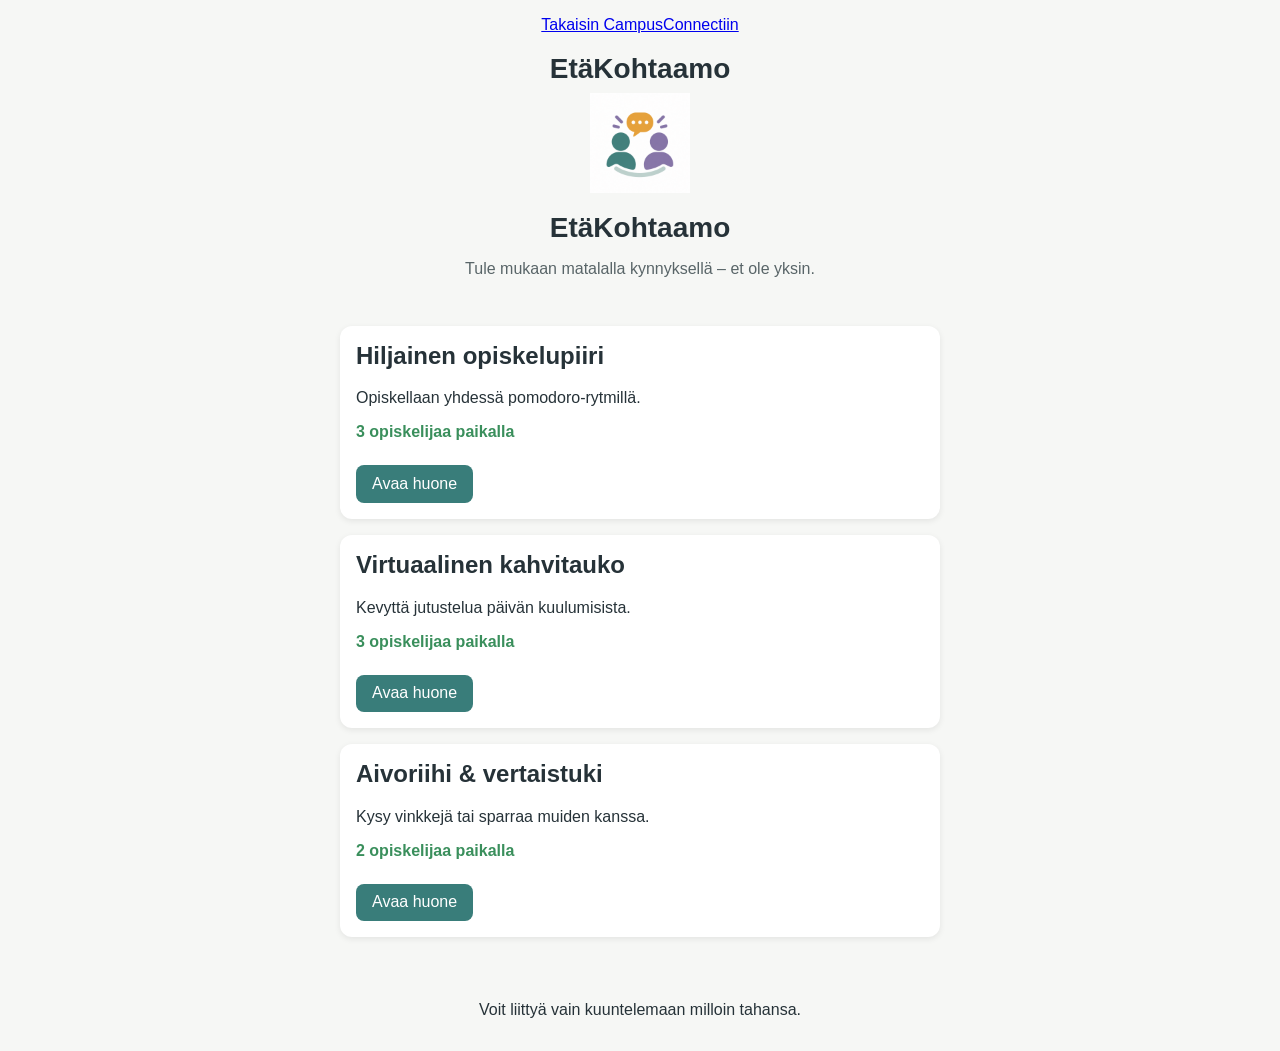
<file: index.html>
<!DOCTYPE html>
<html lang="fi">
<head>
    <meta charset="UTF-8">
    <meta name="viewport" content="width=device-width, initial-scale=1.0">
    <title>EtäKohtaamo</title>
    <link rel="stylesheet" href="styles.css">
</head>

<body>

    <header class="sub_header">
    <a href="../index.html" class="back-link">Takaisin CampusConnectiin</a> 
    <h1>EtäKohtaamo</h1>


    <img src="kuvake.png" alt="EtäKohtaamon logo" class="logo">
    <h1>EtäKohtaamo</h1>
    <p class="intro">Tule mukaan matalalla kynnyksellä – et ole yksin.</p>
</header>

<main>

    <section class="card">
        <h2>Hiljainen opiskelupiiri</h2>
        <p>Opiskellaan yhdessä pomodoro-rytmillä.</p>
        <p class="count">3 opiskelijaa paikalla</p>
        <a class="button disabled">Avaa huone</a>
    </section>

    <section class="card">
        <h2>Virtuaalinen kahvitauko</h2>
        <p>Kevyttä jutustelua päivän kuulumisista.</p>
        <p class="count">3 opiskelijaa paikalla</p>
        <a class="button" href="toiminta.html">Avaa huone</a>
    </section>

    <section class="card">
        <h2>Aivoriihi & vertaistuki</h2>
        <p>Kysy vinkkejä tai sparraa muiden kanssa.</p>
        <p class="count">2 opiskelijaa paikalla</p>
        <a class="button disabled">Avaa huone</a>
    </section>

</main>

<footer>
    <p>Voit liittyä vain kuuntelemaan milloin tahansa.</p>
</footer>

</body>
</html>
</file>
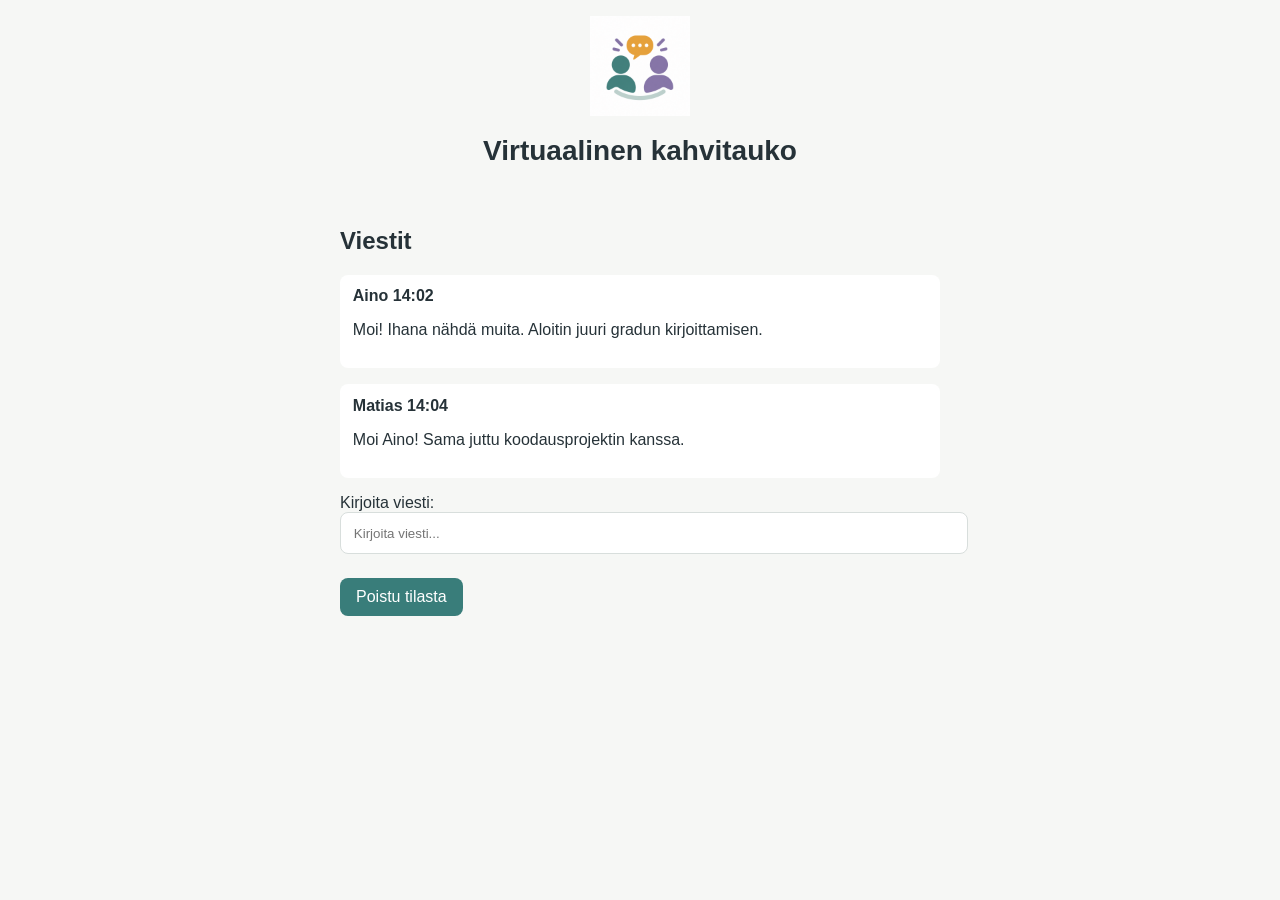
<file: kohtaamistila.html>
<!DOCTYPE html>
<html lang="fi">
<head>
    <meta charset="UTF-8">
    <meta name="viewport" content="width=device-width, initial-scale=1.0">
    <title>Kohtaamistila</title>
    <link rel="stylesheet" href="styles.css">
</head>

<body>

<header>
    <img src="kuvake.png" alt="EtäKohtaamon logo" class="logo">
    <h1>Virtuaalinen kahvitauko</h1>
</header>

<main>

    <section class="messages">
        <h2>Viestit</h2>
        <div class="msg">
            <strong>Aino 14:02</strong>
            <p>Moi! Ihana nähdä muita. Aloitin juuri gradun kirjoittamisen.</p>
        </div>

        <div class="msg">
            <strong>Matias 14:04</strong>
            <p>Moi Aino! Sama juttu koodausprojektin kanssa.</p>
        </div>
    </section>

    <form>
        <label for="viesti">Kirjoita viesti:</label>
        <input id="viesti" type="text" placeholder="Kirjoita viesti..." aria-label="Kirjoita viesti">
    </form>

    <a class="button" href="index.html">Poistu tilasta</a>

</main>

</body>
</html>
</file>
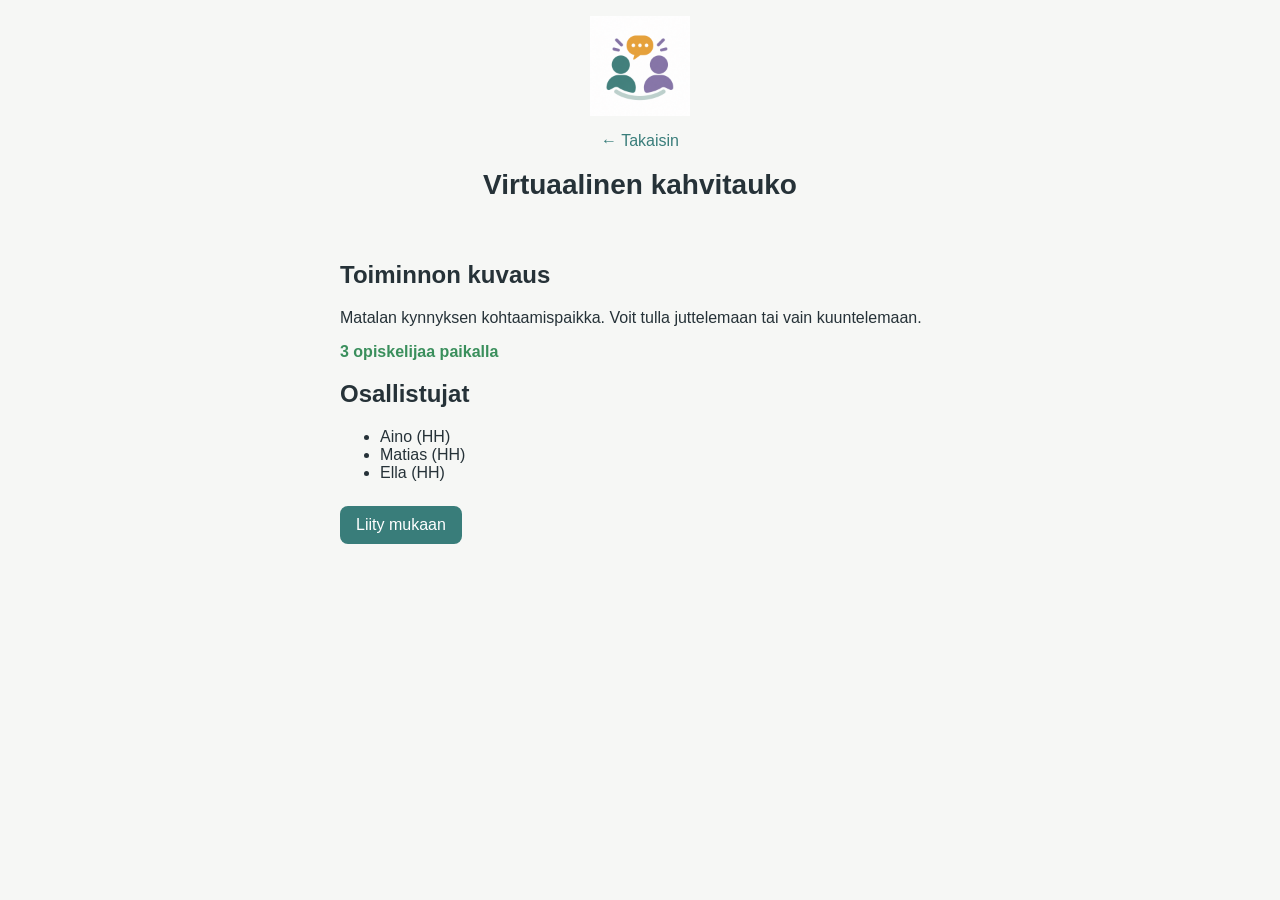
<file: toiminta.html>
<!DOCTYPE html>
<html lang="fi">
<head>
    <meta charset="UTF-8">
    <meta name="viewport" content="width=device-width, initial-scale=1.0">
    <title>Toiminta ja osallistujat</title>
    <link rel="stylesheet" href="styles.css">
</head>

<body>

<header>
    <img src="kuvake.png" alt="EtäKohtaamon logo" class="logo">
    <a class="back" href="index.html">← Takaisin</a>
    <h1>Virtuaalinen kahvitauko</h1>
</header>

<main>

    <section>
        <h2>Toiminnon kuvaus</h2>
        <p>Matalan kynnyksen kohtaamispaikka. Voit tulla juttelemaan tai vain kuuntelemaan.</p>
        <p class="count">3 opiskelijaa paikalla</p>
    </section>

    <section>
        <h2>Osallistujat</h2>
        <ul>
            <li>Aino (HH)</li>
            <li>Matias (HH)</li>
            <li>Ella (HH)</li>
        </ul>
    </section>

    <a class="button" href="kohtaamistila.html">Liity mukaan</a>

</main>

</body>
</html>
</file>
<file: styles.css>
body {
    font-family: Inter, Arial, sans-serif;
    background: #F6F7F5;
    margin: 0;
    padding: 0;
    color: #263238;
}

header, footer {
    text-align: center;
    padding: 1rem;
}

h1 {
    font-size: 28px;
    margin-bottom: 0.5rem;
}

.intro {
    font-size: 16px;
    color: #596568;
}

main {
    max-width: 600px;
    margin: 0 auto;
    padding: 1rem;
}

.card {
    background: #FFFFFF;
    padding: 1rem;
    margin-bottom: 1rem;
    border-radius: 12px;
    box-shadow: 0 2px 6px rgba(0,0,0,0.08);
}

.card h2 {
    margin-top: 0;
}

.count {
    font-weight: 600;
    color: #3A8F5C;
}

.button {
    display: inline-block;
    background: #397D7A;
    color: white;
    padding: 0.6rem 1rem;
    border-radius: 8px;
    text-decoration: none;
    margin-top: 0.5rem;
}

.back {
    display: inline-block;
    text-decoration: none;
    color: #397D7A;
    font-size: 16px;
}

.messages .msg {
    background: #FFFFFF;
    padding: 0.8rem;
    margin-bottom: 1rem;
    border-radius: 8px;
}

form {
    margin: 1rem 0;
}

input {
    width: 100%;
    padding: 0.8rem;
    border-radius: 8px;
    border: 1px solid #D8DEDC;
}
.logo {
    width: 100px;
    height: 100px;
    object-fit: contain; 
    display: block;
    margin: 0 auto 1rem auto;
}
</file>
